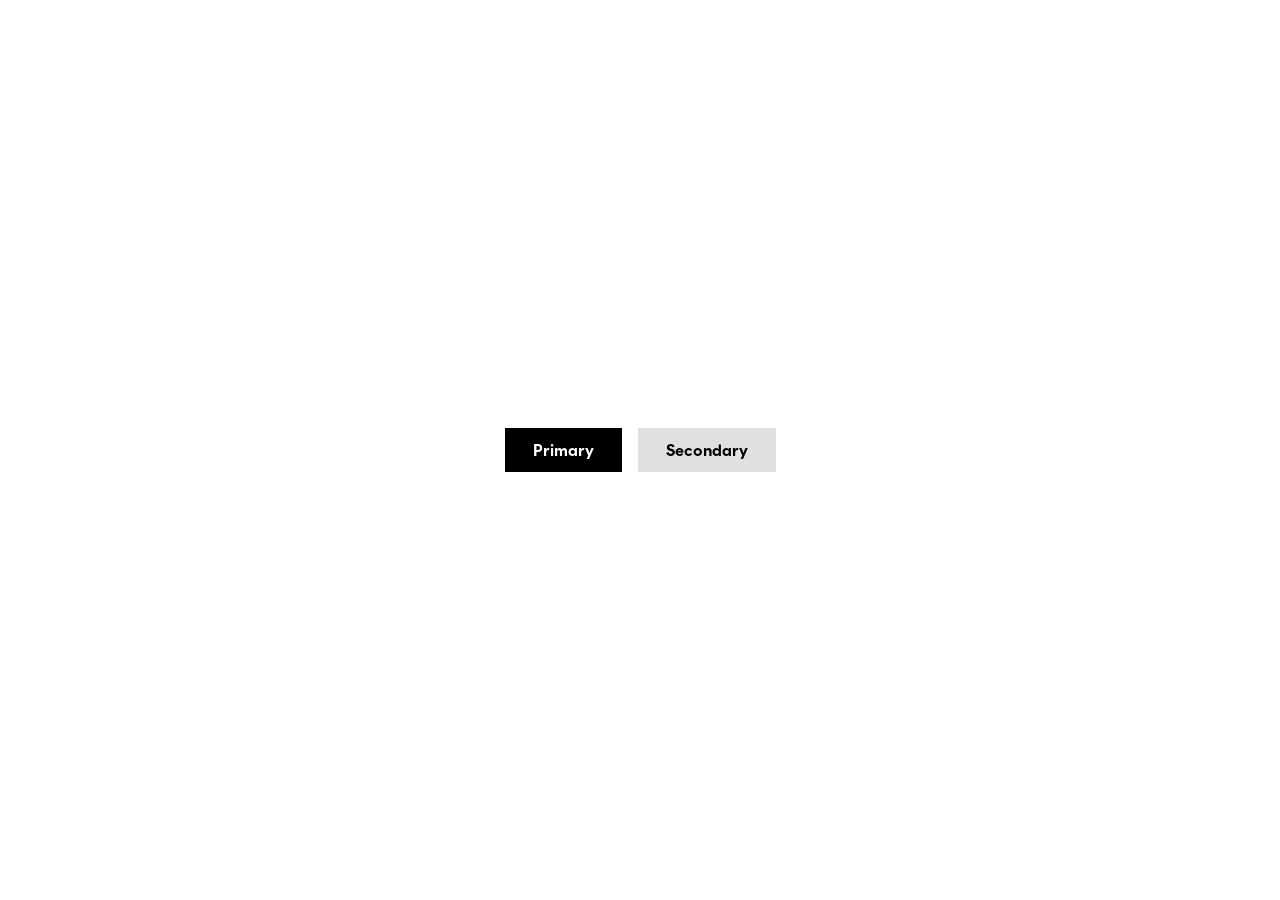
<file: index.html>
<!doctype html>
<html lang="sv">
  <head>
    <meta charset="utf-8" />
    <meta name="viewport" content="width=device-width, initial-scale=1" />
    <title>Beckmans Button Micro Animations</title>
    <meta
      name="description"
      content="Beckmans button hover prototypes with masked square-to-pill micro animations."
    />
    <meta property="og:title" content="Beckmans Button Micro Animations" />
    <meta
      property="og:description"
      content="Interactive primary and secondary button prototypes with square-to-pill hover animations."
    />
    <meta property="og:type" content="website" />
    <meta
      property="og:url"
      content="https://tomrobinkarlsson.github.io/beckmans-micro-animations/"
    />
    <meta
      property="og:image"
      content="https://tomrobinkarlsson.github.io/beckmans-micro-animations/assets/media/preview.png"
    />
    <link rel="stylesheet" href="./styles.css" />
    <script defer src="./assets/vendor/gsap.min.js"></script>
    <script defer src="./script.js"></script>
  </head>
  <body>
    <main class="canvas" aria-label="Beckmans button hover prototypes">
      <div class="button-row">
        <button class="micro-button micro-button--primary" type="button" aria-label="Primary">
          <span class="micro-button__text">Primary</span>
          <span class="micro-button__text micro-button__text--hover" aria-hidden="true">
            Primary
          </span>
        </button>

        <button class="micro-button micro-button--secondary" type="button" aria-label="Secondary">
          <span class="micro-button__text">Secondary</span>
          <span class="micro-button__text micro-button__text--hover" aria-hidden="true">
            Secondary
          </span>
        </button>
      </div>
    </main>
  </body>
</html>
</file>
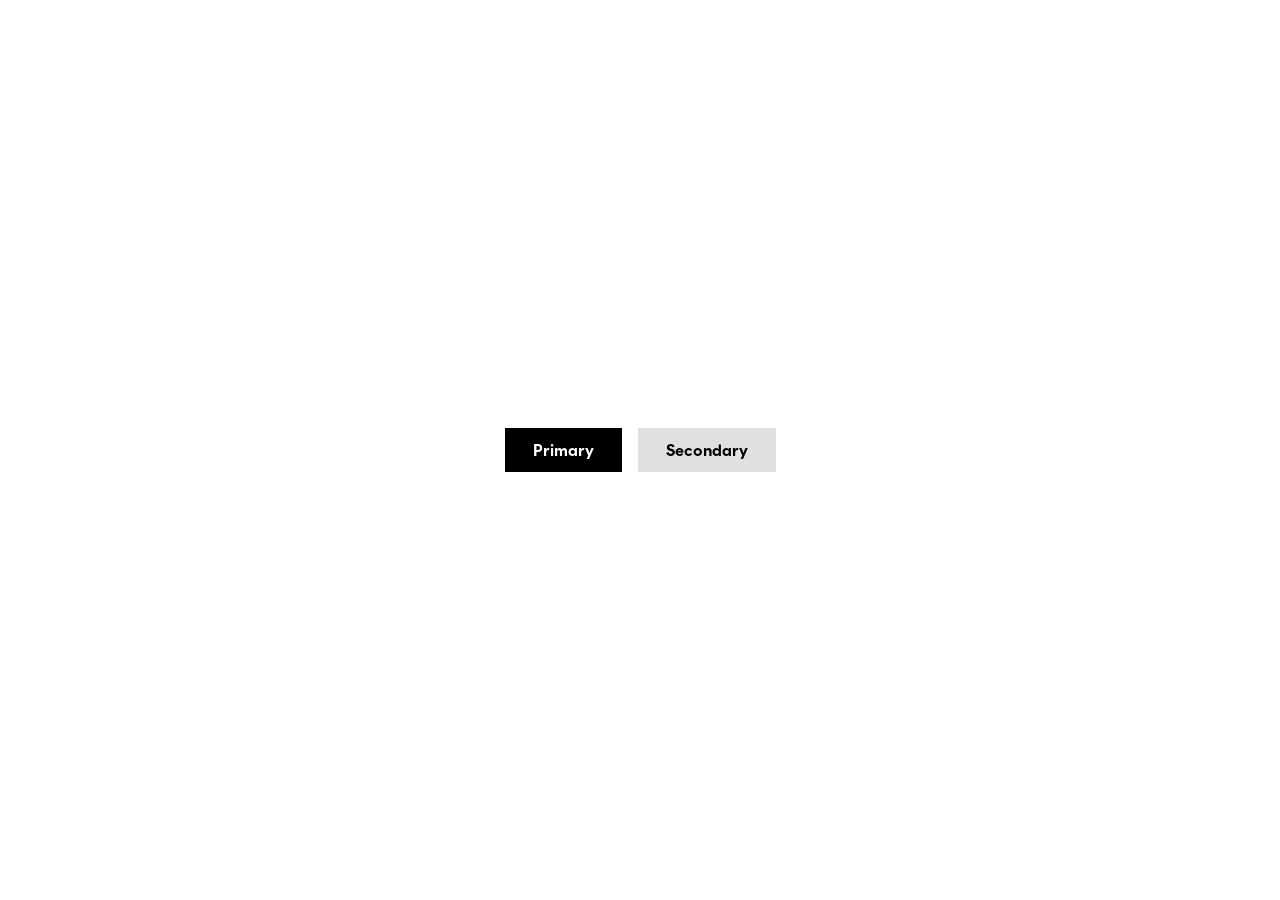
<file: button/index.html>
<!doctype html>
<html lang="sv">
  <head>
    <meta charset="utf-8" />
    <meta name="viewport" content="width=device-width, initial-scale=1" />
    <title>Beckmans Button Micro Animations</title>
    <meta
      name="description"
      content="Beckmans button hover prototypes with masked square-to-pill micro animations."
    />
    <meta property="og:title" content="Beckmans Button Micro Animations" />
    <meta
      property="og:description"
      content="Interactive primary and secondary button prototypes with square-to-pill hover animations."
    />
    <meta property="og:type" content="website" />
    <meta
      property="og:url"
      content="https://tomrobinkarlsson.github.io/beckmans-micro-animations/button/"
    />
    <meta
      property="og:image"
      content="https://tomrobinkarlsson.github.io/beckmans-micro-animations/assets/media/preview.png"
    />
    <link rel="stylesheet" href="../styles.css" />
    <script defer src="../assets/vendor/gsap.min.js"></script>
    <script defer src="../script.js"></script>
  </head>
  <body>
    <main class="canvas" aria-label="Beckmans button hover prototypes">
      <div class="button-row">
        <button class="micro-button micro-button--primary" type="button" aria-label="Primary">
          <span class="micro-button__text">Primary</span>
          <span class="micro-button__text micro-button__text--hover" aria-hidden="true">
            Primary
          </span>
        </button>

        <button class="micro-button micro-button--secondary" type="button" aria-label="Secondary">
          <span class="micro-button__text">Secondary</span>
          <span class="micro-button__text micro-button__text--hover" aria-hidden="true">
            Secondary
          </span>
        </button>
      </div>
    </main>
  </body>
</html>
</file>
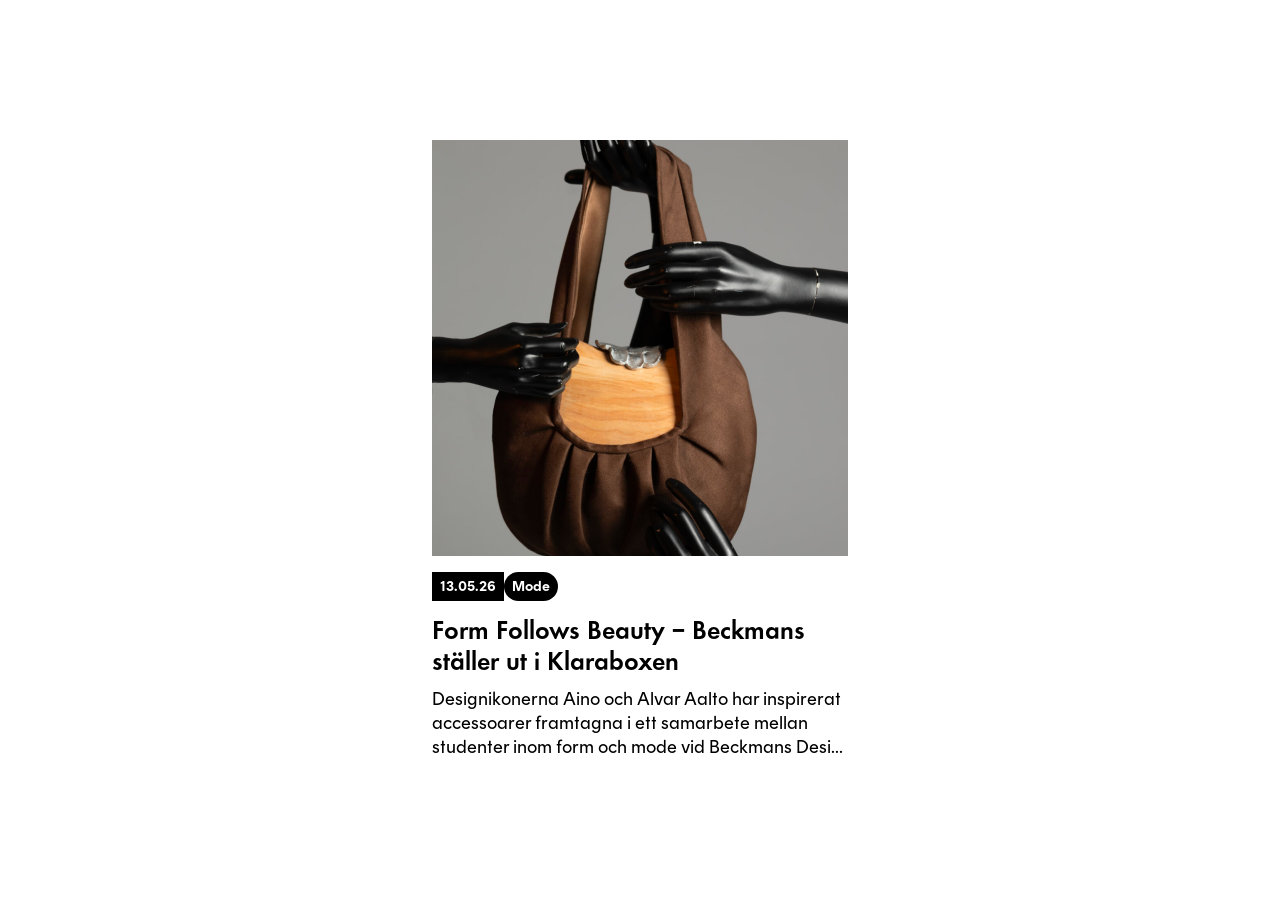
<file: card/index.html>
<!doctype html>
<html lang="en">
  <head>
    <meta charset="utf-8" />
    <meta name="viewport" content="width=device-width, initial-scale=1" />
    <title>Beckmans Card Hover State</title>
    <meta
      name="description"
      content="A Beckmans card hover prototype with polished image masking, scale, and tag reveal micro animations."
    />
    <meta property="og:title" content="Beckmans Card Micro Animation" />
    <meta
      property="og:description"
      content="Interactive card hover prototype with fluid image and tag micro animations."
    />
    <meta property="og:type" content="website" />
    <meta
      property="og:url"
      content="https://tomrobinkarlsson.github.io/beckmans-micro-animations/card/"
    />
    <meta
      property="og:image"
      content="https://tomrobinkarlsson.github.io/beckmans-micro-animations/assets/media/preview.png"
    />
    <link rel="stylesheet" href="../card.css" />
    <script defer src="../assets/vendor/gsap.min.js"></script>
    <script defer src="../card.js"></script>
  </head>
  <body>
    <main class="canvas" aria-label="Beckmans card hover prototype">
      <article class="card" tabindex="0" aria-labelledby="card-title">
        <div class="card__media-mask">
          <img
            class="card__image"
            src="../assets/media/card-image.png"
            alt="Brown sculptural handbag held by black mannequin hands"
          />
        </div>

        <div class="card__content">
          <div class="card__tags" aria-label="Article metadata">
            <span class="tag tag--date">
              <span class="tag__text">13.05.26</span>
              <span class="tag__text tag__text--hover" aria-hidden="true">13.05.26</span>
            </span>
            <span class="tag tag--category">
              <span class="tag__text">Mode</span>
              <span class="tag__text tag__text--hover" aria-hidden="true">Mode</span>
            </span>
          </div>

          <div class="card__copy">
            <h1 id="card-title" class="card__title">
              Form Follows Beauty – Beckmans ställer ut i Klaraboxen
            </h1>
            <p class="card__excerpt">
              Designikonerna Aino och Alvar Aalto har inspirerat accessoarer
              framtagna i ett samarbete mellan studenter inom form och mode vid
              Beckmans Designhögskola. Resultatet visas i Klaraboxen på
              Kulturhuset Stadsteatern den 13–31 maj.
            </p>
          </div>
        </div>
      </article>
    </main>
  </body>
</html>
</file>
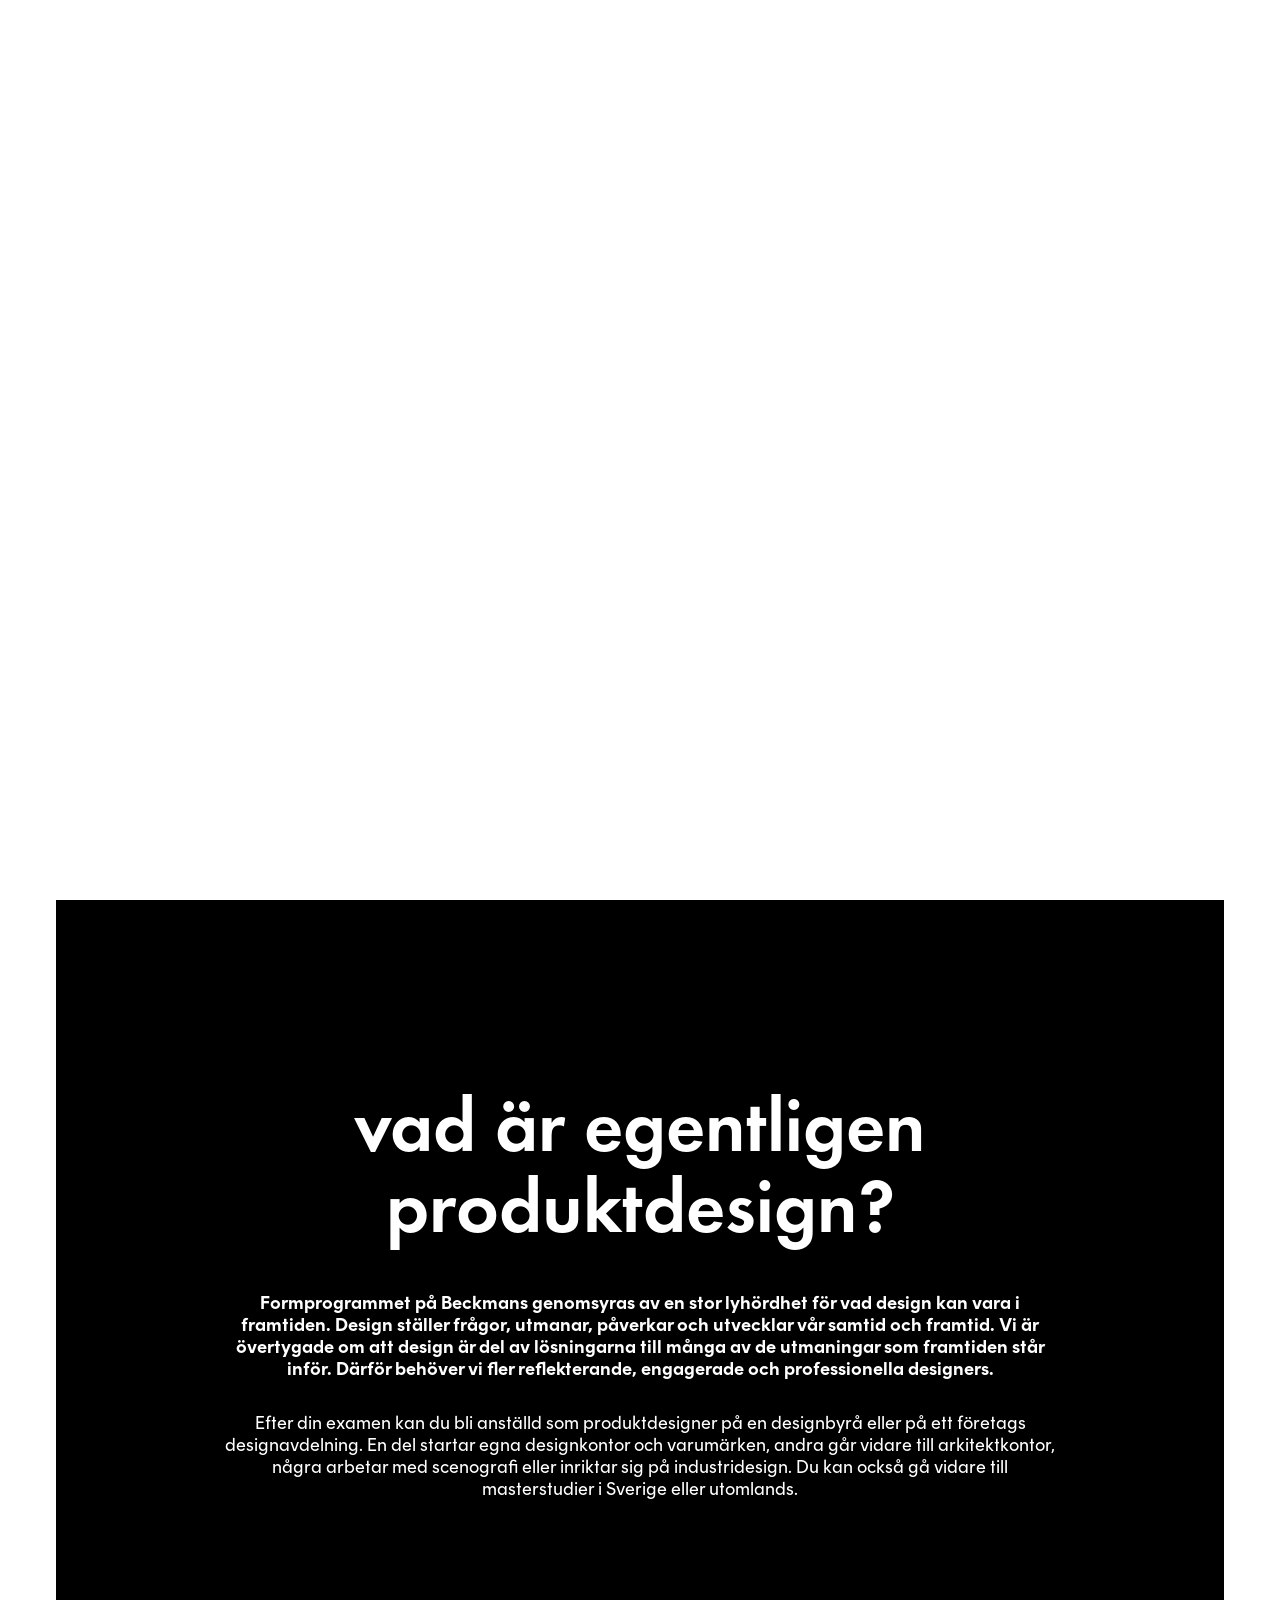
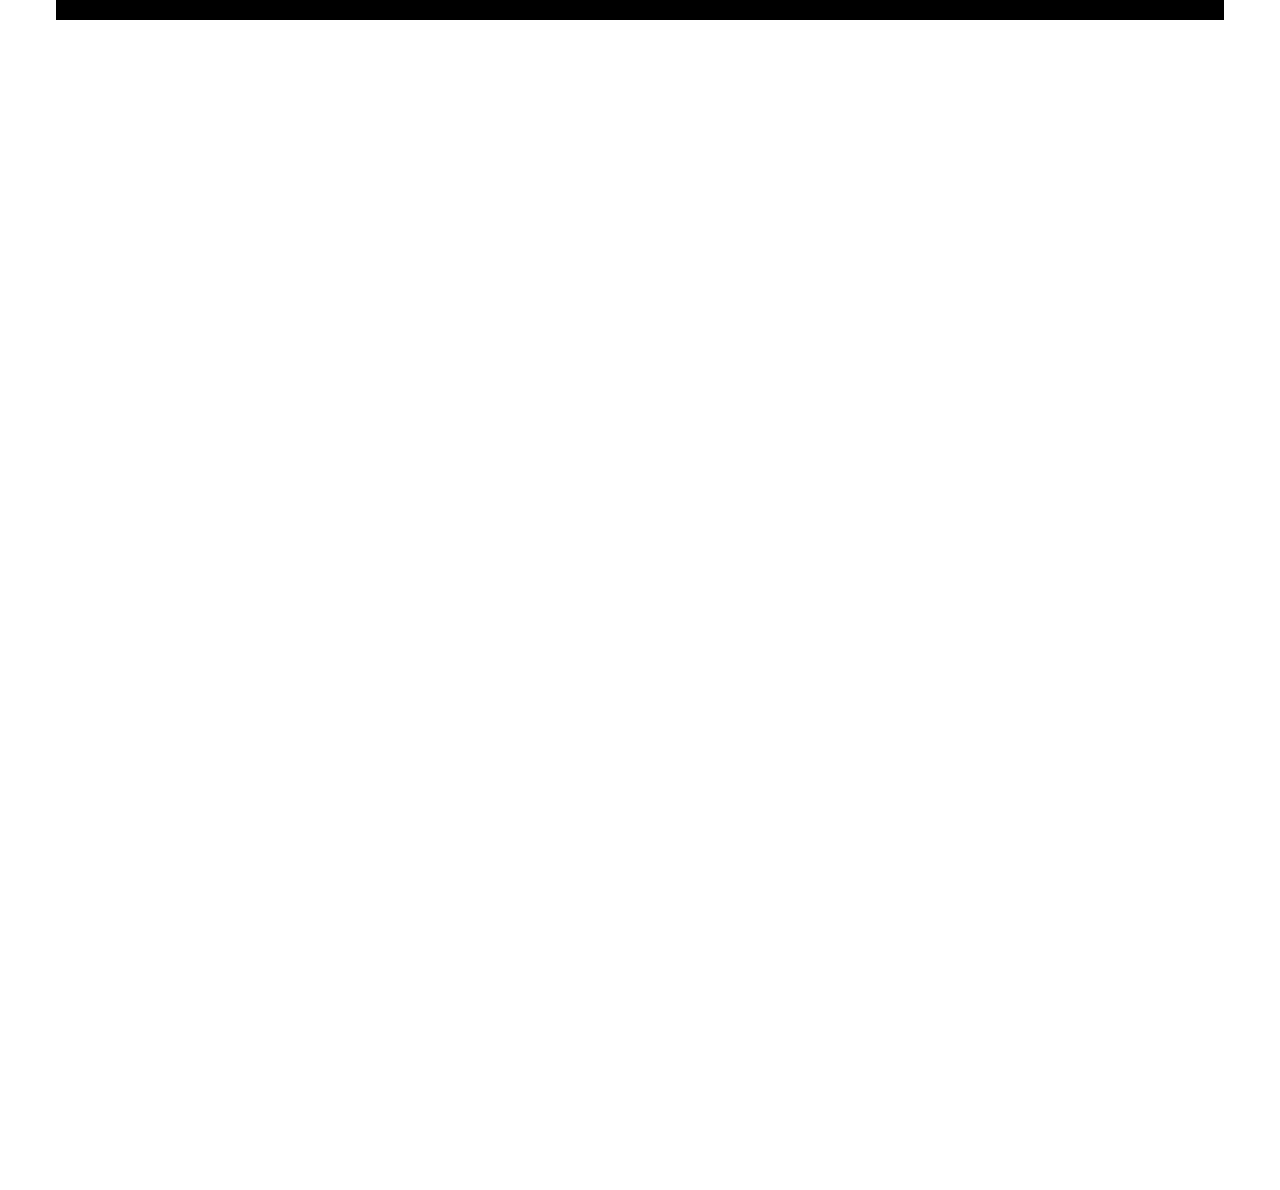
<file: content-capsule/index.html>
<!doctype html>
<html lang="sv">
  <head>
    <meta charset="utf-8" />
    <meta name="viewport" content="width=device-width, initial-scale=1" />
    <title>Beckmans Content Capsule Scroll Animation</title>
    <meta
      name="description"
      content="A Beckmans content capsule prototype with a scroll-linked square-to-round transition."
    />
    <meta property="og:title" content="Beckmans Content Capsule Micro Animation" />
    <meta
      property="og:description"
      content="Scroll-linked content capsule prototype with square-to-round masking."
    />
    <meta property="og:type" content="website" />
    <meta
      property="og:url"
      content="https://tomrobinkarlsson.github.io/beckmans-micro-animations/content-capsule/"
    />
    <meta
      property="og:image"
      content="https://tomrobinkarlsson.github.io/beckmans-micro-animations/assets/media/preview.png"
    />
    <link rel="stylesheet" href="../content-capsule.css" />
    <script defer src="../assets/vendor/gsap.min.js"></script>
    <script defer src="../content-capsule.js"></script>
  </head>
  <body>
    <main class="content-capsule-canvas" aria-label="Beckmans content capsule prototype">
      <section class="content-capsule-scroll">
        <article class="content-capsule" aria-labelledby="content-capsule-title">
          <div class="content-capsule__content">
            <h1 id="content-capsule-title" class="content-capsule__title">
              <span>vad är egentligen</span>
              <span>produktdesign?</span>
            </h1>

            <div class="content-capsule__body">
              <p class="content-capsule__lead">
                Formprogrammet på Beckmans genomsyras av en stor lyhördhet för vad design
                kan vara i framtiden. Design ställer frågor, utmanar, påverkar och
                utvecklar vår samtid och framtid. Vi är övertygade om att design är del av
                lösningarna till många av de utmaningar som framtiden står inför. Därför
                behöver vi fler reflekterande, engagerade och professionella designers.
              </p>

              <p class="content-capsule__copy">
                Efter din examen kan du bli anställd som produktdesigner på en designbyrå
                eller på ett företags designavdelning. En del startar egna designkontor
                och varumärken, andra går vidare till arkitektkontor, några arbetar med
                scenografi eller inriktar sig på industridesign. Du kan också gå vidare
                till masterstudier i Sverige eller utomlands.
              </p>
            </div>
          </div>
        </article>
      </section>
    </main>
  </body>
</html>
</file>
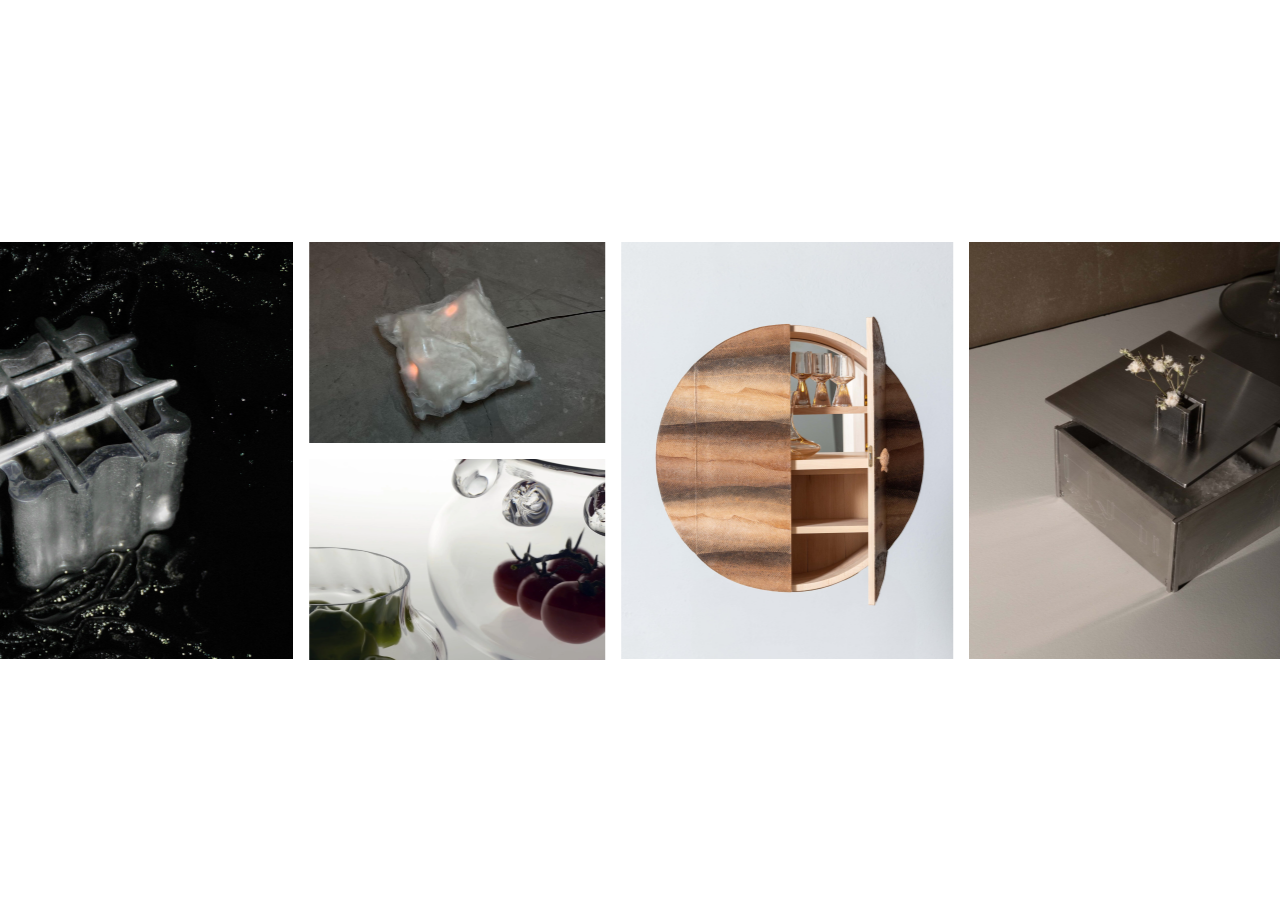
<file: gallery/index.html>
<!doctype html>
<html lang="en">
  <head>
    <meta charset="utf-8" />
    <meta name="viewport" content="width=device-width, initial-scale=1" />
    <title>Beckmans Gallery Micro Animation</title>
    <meta
      name="description"
      content="A Beckmans gallery slider prototype with continuous looping motion, image mask hovers, and centered metadata tags."
    />
    <meta property="og:title" content="Beckmans Gallery Micro Animation" />
    <meta
      property="og:description"
      content="Continuous gallery slider with square-to-round image hovers and centered metadata tags."
    />
    <meta property="og:type" content="website" />
    <meta
      property="og:url"
      content="https://tomrobinkarlsson.github.io/beckmans-micro-animations/gallery/"
    />
    <meta
      property="og:image"
      content="https://tomrobinkarlsson.github.io/beckmans-micro-animations/assets/media/preview.png"
    />
    <link rel="stylesheet" href="../gallery.css" />
    <script defer src="../assets/vendor/gsap.min.js"></script>
    <script defer src="../gallery.js"></script>
  </head>
  <body>
    <main class="gallery-canvas" aria-label="Beckmans gallery slider prototype">
      <section class="gallery" aria-label="Student work gallery">
        <div class="gallery__viewport">
          <div class="gallery__track">
            <div class="gallery__sequence">
              <article class="gallery-item gallery-item--large" tabindex="0">
                <div class="gallery-item__media-mask">
                  <img
                    class="gallery-item__image"
                    src="../assets/media/gallery/gallery-01.png"
                    alt="Silver object submerged in dark water"
                  />
                </div>
                <div class="gallery-item__tags" aria-label="Gallery item metadata">
                  <span class="gallery-item__tag gallery-item__tag--person">Alma Lind</span>
                  <span class="gallery-item__tag gallery-item__tag--project">Water Study</span>
                  <span class="gallery-item__tag gallery-item__tag--program">Form 180hp</span>
                </div>
              </article>

              <div class="gallery-stack">
                <article class="gallery-item gallery-item--stacked" tabindex="0">
                  <div class="gallery-item__media-mask">
                    <img
                      class="gallery-item__image"
                      src="../assets/media/gallery/gallery-02.png"
                      alt="Soft translucent object on a concrete floor"
                    />
                  </div>
                  <div class="gallery-item__tags" aria-label="Gallery item metadata">
                    <span class="gallery-item__tag gallery-item__tag--person">Noel Berg</span>
                    <span class="gallery-item__tag gallery-item__tag--project">Soft Relic</span>
                    <span class="gallery-item__tag gallery-item__tag--program">Mode 180hp</span>
                  </div>
                </article>

                <article class="gallery-item gallery-item--stacked" tabindex="0">
                  <div class="gallery-item__media-mask">
                    <img
                      class="gallery-item__image"
                      src="../assets/media/gallery/gallery-03.png"
                      alt="Glass vessels with green liquid and red tomatoes"
                    />
                  </div>
                  <div class="gallery-item__tags" aria-label="Gallery item metadata">
                    <span class="gallery-item__tag gallery-item__tag--person">Siri Falk</span>
                    <span class="gallery-item__tag gallery-item__tag--project">Open Vessel</span>
                    <span class="gallery-item__tag gallery-item__tag--program">Form 180hp</span>
                  </div>
                </article>
              </div>

              <article class="gallery-item gallery-item--portrait" tabindex="0">
                <div class="gallery-item__media-mask">
                  <img
                    class="gallery-item__image"
                    src="../assets/media/gallery/gallery-04.png"
                    alt="Round wooden cabinet mounted on a pale wall"
                  />
                </div>
                <div class="gallery-item__tags" aria-label="Gallery item metadata">
                  <span class="gallery-item__tag gallery-item__tag--person">Hugo Ek</span>
                  <span class="gallery-item__tag gallery-item__tag--project">Round Cabinet</span>
                  <span class="gallery-item__tag gallery-item__tag--program">Form 180hp</span>
                </div>
              </article>

              <article class="gallery-item gallery-item--square" tabindex="0">
                <div class="gallery-item__media-mask">
                  <img
                    class="gallery-item__image"
                    src="../assets/media/gallery/gallery-05.png"
                    alt="Metal box with small flowers on top"
                  />
                </div>
                <div class="gallery-item__tags" aria-label="Gallery item metadata">
                  <span class="gallery-item__tag gallery-item__tag--person">Elin Dahl</span>
                  <span class="gallery-item__tag gallery-item__tag--project">Silver Bloom</span>
                  <span class="gallery-item__tag gallery-item__tag--program">Mode 180hp</span>
                </div>
              </article>

              <div class="gallery-stack gallery-stack--narrow">
                <article class="gallery-item gallery-item--stacked" tabindex="0">
                  <div class="gallery-item__media-mask">
                    <img
                      class="gallery-item__image"
                      src="../assets/media/gallery/gallery-06.png"
                      alt="Yellow lamp on books"
                    />
                  </div>
                  <div class="gallery-item__tags" aria-label="Gallery item metadata">
                    <span class="gallery-item__tag gallery-item__tag--person">Milo Strand</span>
                    <span class="gallery-item__tag gallery-item__tag--project">Reading Lamp</span>
                    <span class="gallery-item__tag gallery-item__tag--program">Form 180hp</span>
                  </div>
                </article>

                <article class="gallery-item gallery-item--stacked" tabindex="0">
                  <div class="gallery-item__media-mask">
                    <img
                      class="gallery-item__image"
                      src="../assets/media/gallery/gallery-07.png"
                      alt="Wooden shelving cabinet in a bright room"
                    />
                  </div>
                  <div class="gallery-item__tags" aria-label="Gallery item metadata">
                    <span class="gallery-item__tag gallery-item__tag--person">Vera Holm</span>
                    <span class="gallery-item__tag gallery-item__tag--project">Moving Cabinet</span>
                    <span class="gallery-item__tag gallery-item__tag--program">Form 180hp</span>
                  </div>
                </article>
              </div>

              <article class="gallery-item gallery-item--end" tabindex="0">
                <div class="gallery-item__media-mask">
                  <img
                    class="gallery-item__image"
                    src="../assets/media/gallery/gallery-08.png"
                    alt="Studio product scene with a yellow table and red handle"
                  />
                </div>
                <div class="gallery-item__tags" aria-label="Gallery item metadata">
                  <span class="gallery-item__tag gallery-item__tag--person">Ivan Ny</span>
                  <span class="gallery-item__tag gallery-item__tag--project">Studio Tools</span>
                  <span class="gallery-item__tag gallery-item__tag--program">Mode 180hp</span>
                </div>
              </article>
            </div>
          </div>
        </div>
      </section>
      <div class="gallery-cursor" aria-hidden="true"></div>
    </main>
  </body>
</html>
</file>
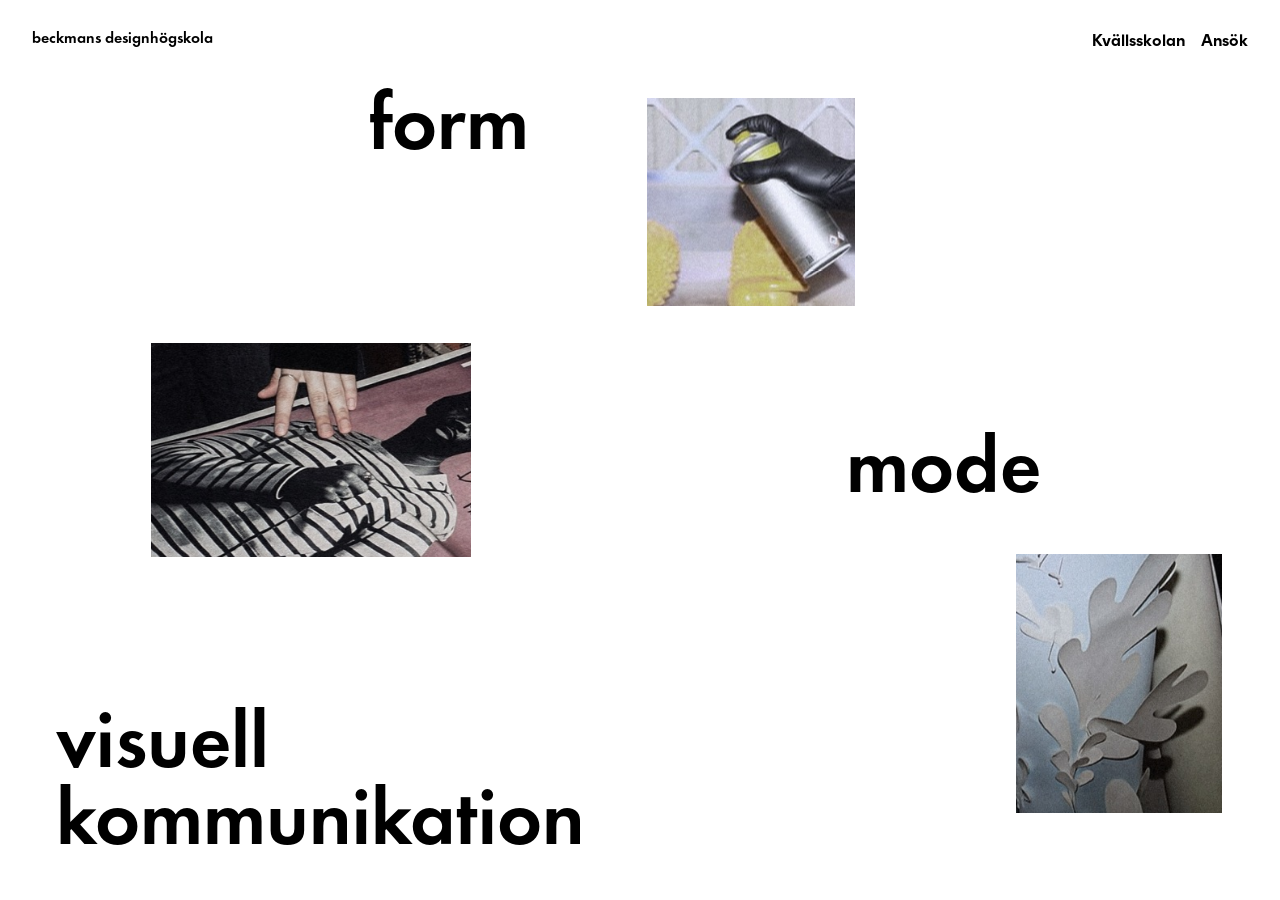
<file: hero/index.html>
<!doctype html>
<html lang="sv">
  <head>
    <meta charset="utf-8" />
    <meta name="viewport" content="width=device-width, initial-scale=1" />
    <title>Beckmans Primary Hero Micro Animation</title>
    <meta
      name="description"
      content="A Beckmans primary course hero prototype with masked image takeover hover states."
    />
    <meta property="og:title" content="Beckmans Primary Hero Micro Animation" />
    <meta
      property="og:description"
      content="Course hero prototype with intro motion and square-to-round image takeover hovers."
    />
    <meta property="og:type" content="website" />
    <meta
      property="og:url"
      content="https://tomrobinkarlsson.github.io/beckmans-micro-animations/hero/"
    />
    <meta
      property="og:image"
      content="https://tomrobinkarlsson.github.io/beckmans-micro-animations/assets/media/preview.png"
    />
    <link rel="stylesheet" href="../hero.css" />
    <script defer src="../assets/vendor/gsap.min.js"></script>
    <script defer src="../hero.js"></script>
  </head>
  <body>
    <main class="hero-canvas" aria-label="Beckmans primary hero course prototype">
      <section class="primary-hero" data-hero>
        <div class="hero__stage">
          <nav class="hero-nav" aria-label="Primary">
            <a class="hero-nav__brand" href="../">beckmans designhögskola</a>
            <div class="hero-nav__links">
              <a href="../content-capsule/">Kvällsskolan</a>
              <a href="../button/">Ansök</a>
            </div>
          </nav>

          <div class="hero__bounds" data-hero-bounds>
            <div class="hero-default" data-hero-default>
              <button
                class="hero-trigger hero-title hero-title--form"
                type="button"
                data-course="form"
                aria-label="Visa Form"
              >
                form
              </button>
              <div
                class="hero-thumb hero-thumb--form"
                data-origin="form"
                aria-hidden="true"
              >
                <div class="hero-thumb__content" data-thumb-content>
                  <img src="../assets/media/hero/form-full.jpg" alt="" />
                </div>
              </div>

              <button
                class="hero-trigger hero-title hero-title--mode"
                type="button"
                data-course="mode"
                aria-label="Visa Mode"
              >
                mode
              </button>
              <div
                class="hero-thumb hero-thumb--mode"
                data-origin="mode"
                aria-hidden="true"
              >
                <div class="hero-thumb__content" data-thumb-content>
                  <img src="../assets/media/hero/mode-full.jpg" alt="" />
                </div>
              </div>

              <button
                class="hero-trigger hero-title hero-title--vk"
                type="button"
                data-course="vk"
                aria-label="Visa Visuell kommunikation"
              >
                <span>visuell</span>
                <span>kommunikation</span>
              </button>
              <div
                class="hero-thumb hero-thumb--vk"
                data-origin="vk"
                aria-hidden="true"
              >
                <div class="hero-thumb__content" data-thumb-content>
                  <img src="../assets/media/hero/vk-full.jpg" alt="" />
                </div>
              </div>
            </div>

            <article
              class="hero-state hero-state--form"
              data-state="form"
              aria-hidden="true"
            >
              <div class="hero-state__mask" data-mask>
                <div class="hero-state__content" data-content>
                  <img
                    class="hero-state__image"
                    src="../assets/media/hero/form-full.jpg"
                    alt=""
                  />
                  <div class="hero-state__alpha"></div>
                  <div class="hero-state__nav" aria-hidden="true">
                    <span class="hero-nav__brand">beckmans designhögskola</span>
                    <span class="hero-nav__links">
                      <span>Kvällsskolan</span>
                      <span>Ansök</span>
                    </span>
                  </div>
                  <h1 class="hero-state__title hero-state__title--form" data-state-copy>
                    form<span class="hero-state__hp">180hp</span>
                  </h1>
                  <div class="hero-state__details hero-state__details--form" data-state-copy>
                    <p>
                      Du tänker med händerna. Genom material, funktion och rumslighet
                      utforskar du hur idéer blir till form. Från skiss till verklighet.
                    </p>
                    <span class="hero-state__badge">Heltid 3 år</span>
                  </div>
                </div>
              </div>
            </article>

            <article class="hero-state hero-state--vk" data-state="vk" aria-hidden="true">
              <div class="hero-state__mask" data-mask>
                <div class="hero-state__content" data-content>
                  <img
                    class="hero-state__image"
                    src="../assets/media/hero/vk-full.jpg"
                    alt=""
                  />
                  <div class="hero-state__alpha"></div>
                  <div class="hero-state__nav" aria-hidden="true">
                    <span class="hero-nav__brand">beckmans designhögskola</span>
                    <span class="hero-nav__links">
                      <span>Kvällsskolan</span>
                      <span>Ansök</span>
                    </span>
                  </div>
                  <h1 class="hero-state__title hero-state__title--vk" data-state-copy>
                    <span>visuell</span>
                    <span>kommunikation<span class="hero-state__hp">180hp</span></span>
                  </h1>
                  <div class="hero-state__details hero-state__details--vk" data-state-copy>
                    <p>
                      Du gör idéer synliga. Med bild, form och koncept skapar du
                      kommunikation som påverkar hur vi ser, tänker och förstår världen.
                    </p>
                    <span class="hero-state__badge">Heltid 3 år</span>
                  </div>
                </div>
              </div>
            </article>

            <article
              class="hero-state hero-state--mode"
              data-state="mode"
              aria-hidden="true"
            >
              <div class="hero-state__mask" data-mask>
                <div class="hero-state__content" data-content>
                  <img
                    class="hero-state__image"
                    src="../assets/media/hero/mode-full.jpg"
                    alt=""
                  />
                  <div class="hero-state__alpha"></div>
                  <div class="hero-state__nav" aria-hidden="true">
                    <span class="hero-nav__brand">beckmans designhögskola</span>
                    <span class="hero-nav__links">
                      <span>Kvällsskolan</span>
                      <span>Ansök</span>
                    </span>
                  </div>
                  <h1 class="hero-state__title hero-state__title--mode" data-state-copy>
                    mode<span class="hero-state__hp">180hp</span>
                  </h1>
                  <div class="hero-state__details hero-state__details--mode" data-state-copy>
                    <p>
                      Mode är idéer i rörelse. Här utvecklar du ditt uttryck genom
                      material, form och berättelse. I nära dialog med branschen och
                      samtiden.
                    </p>
                    <span class="hero-state__badge">Heltid 3 år</span>
                  </div>
                </div>
              </div>
            </article>
          </div>
        </div>
      </section>
    </main>
  </body>
</html>
</file>
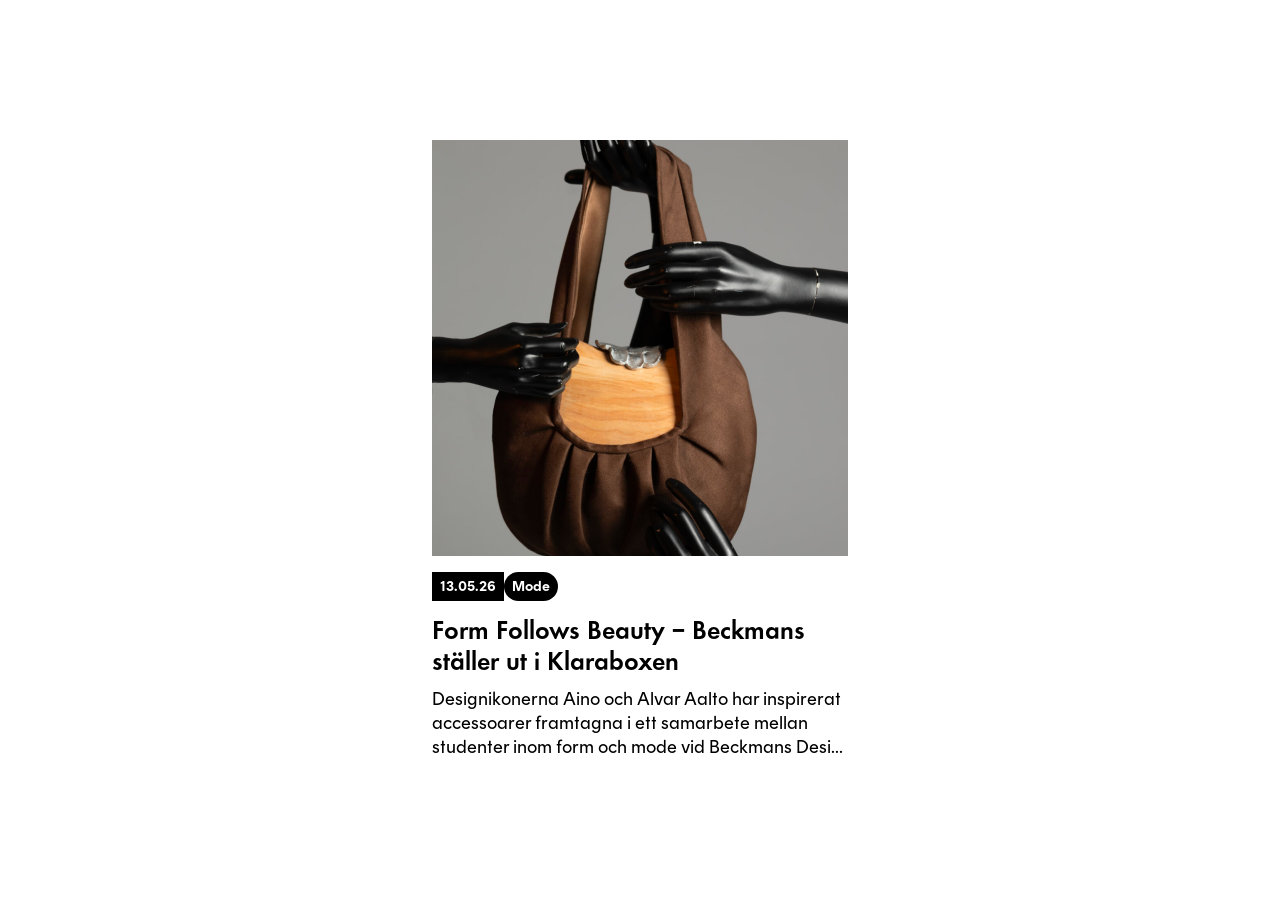
<file: card.html>
<!doctype html>
<html lang="en">
  <head>
    <meta charset="utf-8" />
    <meta name="viewport" content="width=device-width, initial-scale=1" />
    <title>Beckmans Card Hover State</title>
    <meta
      name="description"
      content="A Beckmans card hover prototype with polished image masking, scale, and tag reveal micro animations."
    />
    <meta property="og:title" content="Beckmans Card Micro Animation" />
    <meta
      property="og:description"
      content="Interactive card hover prototype with fluid image and tag micro animations."
    />
    <meta property="og:type" content="website" />
    <meta
      property="og:url"
      content="https://tomrobinkarlsson.github.io/beckmans-micro-animations/card.html"
    />
    <meta
      property="og:image"
      content="https://tomrobinkarlsson.github.io/beckmans-micro-animations/assets/media/preview.png"
    />
    <link rel="stylesheet" href="./card.css" />
    <script defer src="./assets/vendor/gsap.min.js"></script>
    <script defer src="./card.js"></script>
  </head>
  <body>
    <main class="canvas" aria-label="Beckmans card hover prototype">
      <article class="card" tabindex="0" aria-labelledby="card-title">
        <div class="card__media-mask">
          <img
            class="card__image"
            src="./assets/media/card-image.png"
            alt="Brown sculptural handbag held by black mannequin hands"
          />
        </div>

        <div class="card__content">
          <div class="card__tags" aria-label="Article metadata">
            <span class="tag tag--date">
              <span class="tag__text">13.05.26</span>
              <span class="tag__text tag__text--hover" aria-hidden="true">13.05.26</span>
            </span>
            <span class="tag tag--category">
              <span class="tag__text">Mode</span>
              <span class="tag__text tag__text--hover" aria-hidden="true">Mode</span>
            </span>
          </div>

          <div class="card__copy">
            <h1 id="card-title" class="card__title">
              Form Follows Beauty – Beckmans ställer ut i Klaraboxen
            </h1>
            <p class="card__excerpt">
              Designikonerna Aino och Alvar Aalto har inspirerat accessoarer
              framtagna i ett samarbete mellan studenter inom form och mode vid
              Beckmans Designhögskola. Resultatet visas i Klaraboxen på
              Kulturhuset Stadsteatern den 13–31 maj.
            </p>
          </div>
        </div>
      </article>
    </main>
  </body>
</html>
</file>
<file: styles.css>
@font-face {
  font-family: "Rund Normal Text BETA";
  src: url("./assets/fonts/RundNormalTextBETA-Regular.otf") format("opentype");
  font-weight: 400;
  font-style: normal;
  font-display: swap;
}

@font-face {
  font-family: "Rund Normal Text BETA";
  src: url("./assets/fonts/RundNormalTextBETA-Bold.otf") format("opentype");
  font-weight: 700;
  font-style: normal;
  font-display: swap;
}

:root {
  --black: #000;
  --white: #fff;
  --magenta: #fd3db5;
  --gray-5: #e0e0e0;
}

* {
  box-sizing: border-box;
}

html {
  min-height: 100%;
  background: var(--white);
}

body {
  min-height: 100vh;
  margin: 0;
  background: var(--white);
  color: var(--black);
  font-family: "Rund Normal Text BETA", Arial, sans-serif;
}

.canvas {
  display: grid;
  width: 100%;
  min-height: 100vh;
  place-items: center;
  background: var(--white);
}

.button-row {
  display: flex;
  align-items: center;
  justify-content: center;
  gap: 16px;
}

.micro-button {
  position: relative;
  display: inline-flex;
  min-width: 104px;
  height: 44px;
  align-items: center;
  justify-content: center;
  overflow: hidden;
  border: 0;
  border-radius: 0;
  padding: 16px 28px;
  background: var(--button-bg);
  color: var(--button-color);
  cursor: pointer;
  font-family: "Rund Normal Text BETA", Arial, sans-serif;
  font-size: 16px;
  font-weight: 700;
  line-height: normal;
  letter-spacing: 0;
  white-space: nowrap;
  appearance: none;
  isolation: isolate;
  will-change: border-radius;
}

.micro-button--primary {
  --button-bg: var(--black);
  --button-color: var(--white);
  --button-hover-bg: var(--magenta);
  --button-hover-color: var(--black);
  --button-focus-color: var(--magenta);
}

.micro-button--secondary {
  --button-bg: var(--gray-5);
  --button-color: var(--black);
  --button-hover-bg: var(--magenta);
  --button-hover-color: var(--black);
  --button-focus-color: var(--black);
}

.micro-button:focus-visible {
  outline: 2px solid var(--button-focus-color);
  outline-offset: 4px;
}

.micro-button__text {
  position: relative;
  z-index: 1;
}

.micro-button__text--hover {
  position: absolute;
  inset: 0;
  z-index: 2;
  display: flex;
  align-items: center;
  justify-content: center;
  border-radius: inherit;
  background: var(--button-hover-bg);
  color: var(--button-hover-color);
  transform: translateY(-101%);
  will-change: transform;
}

@media (prefers-reduced-motion: reduce) {
  *,
  *::before,
  *::after {
    transition-duration: 1ms !important;
    animation-duration: 1ms !important;
    animation-iteration-count: 1 !important;
    scroll-behavior: auto !important;
  }
}
</file>
<file: card.css>
@font-face {
  font-family: "FuturaEFOP-DemiBold";
  src: url("./assets/fonts/FuturaEFOP-DemiBold.otf") format("opentype");
  font-weight: 700;
  font-style: normal;
  font-display: swap;
}

@font-face {
  font-family: "Rund Normal Text BETA";
  src: url("./assets/fonts/RundNormalTextBETA-Regular.otf") format("opentype");
  font-weight: 400;
  font-style: normal;
  font-display: swap;
}

@font-face {
  font-family: "Rund Normal Text BETA";
  src: url("./assets/fonts/RundNormalTextBETA-Bold.otf") format("opentype");
  font-weight: 700;
  font-style: normal;
  font-display: swap;
}

:root {
  --black: #000;
  --white: #fff;
  --magenta: #fd3db5;
}

* {
  box-sizing: border-box;
}

html {
  min-height: 100%;
  background: var(--white);
}

body {
  min-height: 100vh;
  margin: 0;
  background: var(--white);
  color: var(--black);
  font-family: "Rund Normal Text BETA", Arial, sans-serif;
}

.canvas {
  position: relative;
  width: 670px;
  height: 899px;
  margin: 0 auto;
  background: var(--white);
}

.card {
  position: absolute;
  top: 140px;
  left: 127px;
  display: flex;
  flex-direction: column;
  align-items: flex-start;
  width: 416px;
  height: 619px;
  background: var(--white);
  color: var(--black);
  cursor: pointer;
  outline: 0;
}

.card__media-mask {
  position: relative;
  width: 416px;
  height: 416px;
  flex: 0 0 416px;
  contain: paint;
  isolation: isolate;
  overflow: hidden;
  border-radius: 0;
  backface-visibility: hidden;
  transform: translateZ(0);
  will-change: border-radius;
}

.card__image {
  display: block;
  width: 100%;
  height: 100%;
  object-fit: cover;
  transform: scale(1);
  transform-origin: 50% 50%;
  will-change: transform;
  pointer-events: none;
}

.card__content {
  display: flex;
  flex-direction: column;
  align-items: flex-start;
  justify-content: center;
  width: 100%;
  padding-top: 16px;
  gap: 16px;
}

.card__tags {
  display: flex;
  align-items: flex-start;
  gap: 0;
}

.tag {
  position: relative;
  display: flex;
  align-items: center;
  justify-content: center;
  overflow: hidden;
  border-radius: 0;
  min-height: 29px;
  padding: 4px 8px;
  background: var(--black);
  color: var(--white);
  font-family: "Rund Normal Text BETA", Arial, sans-serif;
  font-size: 14px;
  font-weight: 700;
  line-height: normal;
  white-space: nowrap;
}

.tag--category {
  border-radius: 24px;
}

.tag__text {
  position: relative;
  z-index: 1;
}

.tag__text--hover {
  position: absolute;
  inset: -3px;
  z-index: 2;
  display: flex;
  align-items: center;
  justify-content: center;
  padding: 4px 8px;
  background: var(--magenta);
  border-radius: inherit;
  color: var(--black);
  will-change: transform;
}

.tag--category .tag__text--hover {
  border-radius: 27px;
}

.card__copy {
  display: flex;
  flex-direction: column;
  width: 100%;
  gap: 8px;
  color: var(--black);
}

.card__title {
  width: 100%;
  margin: 0;
  overflow: hidden;
  color: var(--black);
  font-family: "FuturaEFOP-DemiBold", Arial, sans-serif;
  font-size: 26px;
  font-weight: 700;
  font-style: normal;
  font-feature-settings: "zero" 1, "dlig" 1;
  line-height: 1.2;
  letter-spacing: 0;
}

.card__excerpt {
  display: -webkit-box;
  width: 100%;
  height: 76px;
  margin: 0;
  overflow: hidden;
  color: var(--black);
  font-family: "Rund Normal Text BETA", Arial, sans-serif;
  font-size: 18px;
  font-weight: 400;
  font-feature-settings: "zero" 1, "dlig" 1;
  line-height: 24px;
  letter-spacing: 0;
  text-overflow: ellipsis;
  -webkit-box-orient: vertical;
  -webkit-line-clamp: 3;
}

@media (prefers-reduced-motion: reduce) {
  *,
  *::before,
  *::after {
    transition-duration: 1ms !important;
    animation-duration: 1ms !important;
    animation-iteration-count: 1 !important;
    scroll-behavior: auto !important;
  }
}
</file>
<file: content-capsule.css>
@font-face {
  font-family: "FuturaEFOP-DemiBold";
  src: url("./assets/fonts/FuturaEFOP-DemiBold.otf") format("opentype");
  font-weight: 700;
  font-style: normal;
  font-display: swap;
}

@font-face {
  font-family: "Rund Normal Text BETA";
  src: url("./assets/fonts/RundNormalTextBETA-Regular.otf") format("opentype");
  font-weight: 400;
  font-style: normal;
  font-display: swap;
}

@font-face {
  font-family: "Rund Normal Text BETA";
  src: url("./assets/fonts/RundNormalTextBETA-Bold.otf") format("opentype");
  font-weight: 700;
  font-style: normal;
  font-display: swap;
}

:root {
  --black: #000;
  --white: #fff;
  --magenta: #fd3db5;
  --capsule-side-margin: 104px;
  --capsule-max-width: 1712px;
  --capsule-start-offset: 0px;
  --capsule-shape-delay: 0.14;
  --capsule-text-parallax: 36px;
}

* {
  box-sizing: border-box;
}

html {
  min-height: 100%;
  overflow-x: hidden;
  background: var(--white);
}

body {
  min-height: 100vh;
  margin: 0;
  overflow-x: hidden;
  background: var(--white);
  color: var(--black);
  font-family: "Rund Normal Text BETA", Arial, sans-serif;
}

.content-capsule-canvas {
  width: 100%;
  min-height: 100vh;
  background: var(--white);
}

.content-capsule-scroll {
  min-height: 290vh;
  padding-top: calc(100vh + var(--capsule-start-offset));
  padding-bottom: 130vh;
}

.content-capsule {
  position: relative;
  width: min(
    var(--capsule-max-width),
    calc(100vw - (var(--capsule-side-margin) * 2))
  );
  margin: 0 auto;
  aspect-ratio: 1712 / 969;
  overflow: hidden;
  border-radius: 0;
  background: var(--black);
  color: var(--white);
  contain: paint;
  isolation: isolate;
  backface-visibility: hidden;
  transform: translateZ(0);
  will-change: border-radius;
}

.content-capsule__content {
  position: absolute;
  top: 50%;
  left: 50%;
  display: flex;
  width: min(848px, calc(100% - 48px));
  flex-direction: column;
  align-items: center;
  justify-content: center;
  gap: 40px;
  color: var(--white);
  text-align: center;
  transform: translate3d(-50%, calc(-50% + var(--capsule-text-y, 0px)), 0);
  will-change: transform;
}

.content-capsule__title {
  display: flex;
  width: min(842px, 100%);
  flex-direction: column;
  justify-content: center;
  margin: 0;
  color: var(--white);
  font-family: "FuturaEFOP-DemiBold", Arial, sans-serif;
  font-size: 104px;
  font-weight: 700;
  font-style: normal;
  font-feature-settings: "zero" 1;
  line-height: 1.05;
  letter-spacing: 0;
}

.content-capsule__body {
  display: flex;
  width: 100%;
  flex-direction: column;
  gap: 32px;
}

.content-capsule__lead,
.content-capsule__copy {
  width: 100%;
  margin: 0;
  color: var(--white);
  font-family: "Rund Normal Text BETA", Arial, sans-serif;
  font-size: 18px;
  font-feature-settings: "zero" 1, "dlig" 1;
  line-height: 1.22;
  letter-spacing: 0;
}

.content-capsule__lead {
  font-weight: 700;
}

.content-capsule__copy {
  font-weight: 400;
}

@media (max-width: 1320px) {
  :root {
    --capsule-side-margin: 56px;
  }

  .content-capsule {
    min-height: 720px;
    aspect-ratio: auto;
  }

  .content-capsule__title {
    font-size: 76px;
    line-height: 1.06;
  }
}

@media (max-width: 760px) {
  :root {
    --capsule-side-margin: 16px;
    --capsule-text-parallax: 24px;
  }

  .content-capsule-scroll {
    min-height: 300vh;
    padding-bottom: 120vh;
  }

  .content-capsule {
    min-height: 78vh;
  }

  .content-capsule__content {
    width: calc(100% - 40px);
    gap: 28px;
  }

  .content-capsule__title {
    font-size: 42px;
    line-height: 1.06;
  }

  .content-capsule__body {
    gap: 20px;
  }

  .content-capsule__lead,
  .content-capsule__copy {
    font-size: 15px;
    line-height: 1.28;
  }
}

@media (max-width: 390px) {
  .content-capsule__content {
    width: calc(100% - 32px);
    gap: 22px;
  }

  .content-capsule__title {
    font-size: 36px;
  }

  .content-capsule__lead,
  .content-capsule__copy {
    font-size: 14px;
    line-height: 1.24;
  }
}

@media (prefers-reduced-motion: reduce) {
  *,
  *::before,
  *::after {
    transition-duration: 1ms !important;
    animation-duration: 1ms !important;
    animation-iteration-count: 1 !important;
    scroll-behavior: auto !important;
  }
}
</file>
<file: gallery.css>
@font-face {
  font-family: "Rund Normal Text BETA";
  src: url("./assets/fonts/RundNormalTextBETA-Regular.otf") format("opentype");
  font-weight: 400;
  font-style: normal;
  font-display: swap;
}

@font-face {
  font-family: "Rund Normal Text BETA";
  src: url("./assets/fonts/RundNormalTextBETA-Bold.otf") format("opentype");
  font-weight: 700;
  font-style: normal;
  font-display: swap;
}

:root {
  --black: #000;
  --white: #fff;
  --magenta: #fd3db5;
  --gallery-gap: 16px;
  --gallery-height: 417px;
  --gallery-width: 2169px;
  --gallery-start-offset: -72.5px;
}

* {
  box-sizing: border-box;
}

html {
  min-height: 100%;
  overflow-x: hidden;
  background: var(--white);
}

body {
  min-height: 100vh;
  margin: 0;
  overflow-x: hidden;
  background: var(--white);
  color: var(--black);
  font-family: "Rund Normal Text BETA", Arial, sans-serif;
}

.gallery-canvas {
  display: flex;
  width: 100%;
  min-height: 641px;
  height: 100vh;
  align-items: center;
  overflow: hidden;
  background: var(--white);
}

.gallery {
  width: 100%;
  overflow: hidden;
}

.gallery__viewport {
  position: relative;
  display: flex;
  width: 100%;
  height: 641px;
  align-items: center;
  overflow: hidden;
  background: var(--white);
}

.gallery-cursor {
  position: fixed;
  top: 0;
  left: 0;
  z-index: 20;
  display: none;
  width: 24px;
  height: 24px;
  border: 6px solid var(--magenta);
  border-radius: 50%;
  background: transparent;
  opacity: 0;
  pointer-events: none;
  transform: translate3d(-48px, -48px, 0) translate(-50%, -50%);
  transition:
    opacity 0.16s ease,
    background-color 0.18s cubic-bezier(0.22, 1, 0.36, 1),
    border-color 0.18s cubic-bezier(0.22, 1, 0.36, 1);
  will-change: transform, opacity, background-color;
}

.gallery-cursor.is-visible {
  opacity: 1;
}

.gallery-cursor.is-active {
  border-color: var(--magenta);
  background: var(--magenta);
}

.gallery__track {
  display: flex;
  align-items: center;
  gap: var(--gallery-gap);
  margin-left: var(--gallery-start-offset);
  will-change: transform;
  transform: translate3d(0, 0, 0);
}

.gallery__sequence {
  display: flex;
  width: var(--gallery-width);
  flex: 0 0 auto;
  align-items: center;
  gap: var(--gallery-gap);
}

.gallery-stack {
  display: flex;
  width: 296px;
  height: var(--gallery-height);
  flex: 0 0 296px;
  flex-direction: column;
  gap: var(--gallery-gap);
}

.gallery-stack--narrow {
  width: 295px;
  flex-basis: 295px;
}

.gallery-item {
  position: relative;
  display: block;
  flex: 0 0 auto;
  overflow: visible;
  color: var(--white);
  cursor: pointer;
  outline: 0;
}

.gallery-item--large {
  width: 416px;
  height: var(--gallery-height);
}

.gallery-item--portrait {
  width: 332px;
  height: var(--gallery-height);
}

.gallery-item--square {
  width: 417px;
  height: var(--gallery-height);
}

.gallery-item--end {
  width: 333px;
  height: var(--gallery-height);
}

.gallery-item--stacked {
  width: 100%;
  height: 200.5px;
}

.gallery-item:focus-visible .gallery-item__media-mask {
  outline: 2px solid var(--magenta);
  outline-offset: 4px;
}

.gallery-item__media-mask {
  position: relative;
  width: 100%;
  height: 100%;
  contain: paint;
  isolation: isolate;
  overflow: hidden;
  border-radius: 0;
  backface-visibility: hidden;
  transform: translateZ(0);
  will-change: border-radius;
}

.gallery-item__image {
  display: block;
  width: 100%;
  height: 100%;
  object-fit: cover;
  transform: scale(1);
  transform-origin: 50% 50%;
  will-change: transform;
  pointer-events: none;
}

.gallery-item__tags {
  position: absolute;
  top: 50%;
  left: 50%;
  z-index: 2;
  display: flex;
  flex-direction: column;
  align-items: center;
  justify-content: center;
  opacity: 0;
  pointer-events: none;
  transform: translate3d(0, 8px, 0);
  will-change: opacity, transform;
}

.gallery-item__tag {
  position: relative;
  display: flex;
  min-height: 25px;
  align-items: center;
  justify-content: center;
  overflow: hidden;
  padding: 4px 8px;
  background: var(--black);
  color: var(--white);
  font-family: "Rund Normal Text BETA", Arial, sans-serif;
  font-size: 14px;
  font-weight: 400;
  line-height: normal;
  white-space: nowrap;
  transform: translateY(-101%);
  will-change: transform, opacity;
}

.gallery-item__tag--person {
  font-weight: 700;
}

.gallery-item__tag--project {
  border-radius: 24px;
}

.gallery-item__tag--program {
  font-style: italic;
}

@media (hover: hover) and (pointer: fine) {
  .gallery,
  .gallery * {
    cursor: none;
  }

  .gallery-cursor {
    display: block;
  }
}

@media (max-width: 760px) {
  :root {
    --gallery-start-offset: -144px;
  }
}

@media (prefers-reduced-motion: reduce) {
  *,
  *::before,
  *::after {
    transition-duration: 1ms !important;
    animation-duration: 1ms !important;
    animation-iteration-count: 1 !important;
    scroll-behavior: auto !important;
  }
}
</file>
<file: hero.css>
@font-face {
  font-family: "FuturaEFOP-DemiBold";
  src: url("./assets/fonts/FuturaEFOP-DemiBold.otf") format("opentype");
  font-weight: 700;
  font-style: normal;
  font-display: swap;
}

@font-face {
  font-family: "Rund Normal Text BETA";
  src: url("./assets/fonts/RundNormalTextBETA-Regular.otf") format("opentype");
  font-weight: 400;
  font-style: normal;
  font-display: swap;
}

@font-face {
  font-family: "Rund Normal Text BETA";
  src: url("./assets/fonts/RundNormalTextBETA-Bold.otf") format("opentype");
  font-weight: 700;
  font-style: normal;
  font-display: swap;
}

:root {
  --black: #000;
  --white: #fff;
  --magenta: #fd3db5;
  --hero-inset: 16px;
  --hero-bounds-top: var(--hero-inset);
  --hero-bounds-right: var(--hero-inset);
  --hero-bounds-bottom: var(--hero-inset);
  --hero-bounds-left: var(--hero-inset);
}

* {
  box-sizing: border-box;
}

html {
  min-height: 100%;
  overflow-x: hidden;
  background: var(--white);
}

body {
  min-height: 100vh;
  margin: 0;
  overflow-x: hidden;
  background: var(--white);
  color: var(--black);
  font-family: "Rund Normal Text BETA", Arial, sans-serif;
}

a {
  color: inherit;
  text-decoration: none;
}

button {
  font: inherit;
}

.hero-canvas {
  width: 100%;
  min-height: 100vh;
  background: var(--white);
}

.primary-hero {
  display: grid;
  width: 100%;
  min-height: 720px;
  height: 100vh;
  place-items: center;
  overflow: hidden;
  background: var(--white);
}

.hero__stage {
  position: relative;
  width: 100vw;
  height: 100%;
  min-height: 720px;
  overflow: hidden;
  background: var(--white);
}

.hero__bounds {
  position: absolute;
  top: var(--hero-bounds-top);
  right: var(--hero-bounds-right);
  bottom: var(--hero-bounds-bottom);
  left: var(--hero-bounds-left);
  overflow: visible;
}

.hero-nav {
  position: absolute;
  top: 0;
  left: 0;
  z-index: 10;
  display: flex;
  width: 100%;
  height: 80px;
  align-items: center;
  justify-content: space-between;
  padding: 0 32px;
  color: var(--black);
  font-size: 16px;
  line-height: 0.96;
  white-space: nowrap;
}

.hero-nav__brand {
  font-family: "FuturaEFOP-DemiBold", Arial, sans-serif;
  font-weight: 700;
}

.hero-nav__links {
  display: flex;
  align-items: center;
  gap: 16px;
  font-weight: 700;
  line-height: normal;
}

.hero-default {
  position: absolute;
  inset: 0;
  z-index: 5;
  color: var(--black);
  opacity: 1;
  transform: translateZ(0);
}

.hero-trigger {
  position: absolute;
  display: block;
  overflow: visible;
  border: 0;
  padding: 0;
  background: transparent;
  color: inherit;
  cursor: pointer;
  text-align: left;
  appearance: none;
}

.hero-trigger:focus-visible {
  outline: 2px solid var(--magenta);
  outline-offset: 6px;
}

.hero-title {
  overflow: visible;
  margin: 0;
  font-family: "FuturaEFOP-DemiBold", Arial, sans-serif;
  font-size: 80px;
  font-weight: 700;
  line-height: 0.96;
  letter-spacing: 0;
  white-space: nowrap;
}

.hero-title--form {
  top: 8.5%;
  left: calc(34.66% - 80px);
  margin-top: -0.12em;
  padding-top: 0.12em;
}

.hero-title--mode {
  top: 48%;
  left: 66.48%;
}

.hero-title--vk {
  bottom: 22px;
  left: 40px;
  display: flex;
  flex-direction: column;
}

.hero-thumb {
  position: absolute;
  display: block;
  overflow: hidden;
  background: var(--black);
  contain: paint;
  pointer-events: none;
  transform: translateZ(0);
  will-change: border-radius;
}

.hero-thumb__content {
  position: absolute;
  top: 0;
  left: 0;
  overflow: hidden;
  transform: translate3d(0, 0, 0);
  will-change: transform;
}

.hero-thumb img {
  position: absolute;
  inset: 0;
  display: block;
  width: 100%;
  height: 100%;
  object-fit: cover;
  pointer-events: none;
}

.hero-thumb--form {
  top: 9.5%;
  left: 50.57%;
  width: 208px;
  height: 208px;
}

.hero-thumb--vk {
  top: calc(50% - 107px);
  left: 10.8%;
  width: 320px;
  height: 214px;
}

.hero-thumb--mode {
  top: 62%;
  right: 42px;
  width: 206px;
  height: 259px;
}

.hero-state {
  position: absolute;
  inset: 0;
  z-index: 20;
  overflow: hidden;
  opacity: 0;
  visibility: hidden;
  pointer-events: none;
}

.hero-state__mask {
  position: absolute;
  overflow: hidden;
  border-radius: 0;
  background: var(--black);
  contain: paint;
  isolation: isolate;
  transform: translateZ(0);
  will-change: top, left, width, height, border-radius;
}

.hero-state__content {
  position: absolute;
  top: 0;
  left: 0;
  overflow: hidden;
  transform: translate3d(0, 0, 0);
  will-change: transform;
}

.hero-state__image,
.hero-state__alpha {
  position: absolute;
  inset: 0;
  width: 100%;
  height: 100%;
}

.hero-state__image {
  display: block;
  object-fit: cover;
  pointer-events: none;
}

.hero-state__alpha {
  background: rgba(0, 0, 0, 0.58);
  opacity: 0;
}

.hero-state__nav {
  position: absolute;
  top: calc(-1 * var(--hero-bounds-top));
  left: calc(-1 * var(--hero-bounds-left));
  z-index: 2;
  display: flex;
  width: 100vw;
  height: 80px;
  align-items: center;
  justify-content: space-between;
  padding: 0 32px;
  color: var(--white);
  font-size: 16px;
  line-height: 0.96;
  white-space: nowrap;
}

.hero-state__title {
  position: absolute;
  z-index: 2;
  overflow: visible;
  margin: 0;
  color: var(--white);
  font-family: "FuturaEFOP-DemiBold", Arial, sans-serif;
  font-size: 80px;
  font-weight: 700;
  line-height: 0.96;
  letter-spacing: 0;
  white-space: nowrap;
}

.hero-state__hp {
  display: inline-block;
  margin-left: 8px;
  font-size: 0.58em;
  line-height: 1;
  transform: translateY(-0.42em);
  vertical-align: top;
}

.hero-state__title--form {
  top: 8.5%;
  left: calc(34.66% - 80px);
  margin-top: -0.12em;
  padding-top: 0.12em;
}

.hero-state__title--vk {
  bottom: 22px;
  left: 40px;
  display: flex;
  flex-direction: column;
}

.hero-state__title--mode {
  top: 48%;
  left: 66.48%;
}

.hero-state__details {
  position: absolute;
  z-index: 2;
  display: flex;
  flex-direction: column;
  align-items: flex-start;
  gap: 18px;
  color: var(--white);
  font-size: 16px;
  font-weight: 400;
  line-height: 1.18;
}

.hero-state__details p {
  width: 100%;
  margin: 0;
}

.hero-state__details--form {
  bottom: 40px;
  left: 40px;
  width: 320px;
}

.hero-state__details--vk {
  top: 356px;
  left: 66.48%;
  width: 360px;
}

.hero-state__details--mode {
  top: 60px;
  left: 34.66%;
  width: 320px;
}

.hero-state__badge {
  display: inline-flex;
  min-height: 25px;
  align-items: center;
  justify-content: center;
  border-radius: 24px;
  padding: 4px 10px;
  background: var(--black);
  color: var(--white);
  font-size: 14px;
  font-weight: 700;
  line-height: normal;
  white-space: nowrap;
}

@media (max-width: 1180px) {
  .hero-title,
  .hero-state__title {
    font-size: 64px;
  }

  .hero-state__hp {
    font-size: 0.58em;
  }

  .hero-thumb--form {
    width: 184px;
    height: 184px;
  }

  .hero-thumb--vk {
    top: calc(50% - 95px);
    width: 284px;
    height: 190px;
  }

  .hero-thumb--mode {
    width: 184px;
    height: 232px;
  }
}

@media (max-width: 860px) {
  :root {
    --hero-inset: 24px;
    --hero-bounds-top: 88px;
    --hero-bounds-bottom: 24px;
  }

  .primary-hero,
  .hero__stage {
    min-height: 760px;
  }

  .hero__bounds {
    top: var(--hero-bounds-top);
    bottom: var(--hero-bounds-bottom);
  }

  .hero-nav,
  .hero-state__nav {
    height: 72px;
    padding: 0 24px;
    font-size: 15px;
  }

  .hero-nav__links {
    gap: 14px;
  }

  .hero-title,
  .hero-state__title {
    font-size: 48px;
  }

  .hero-state__hp {
    margin-left: 5px;
  }

  .hero-title--form,
  .hero-state__title--form {
    top: 28px;
    left: calc(52% - 80px);
  }

  .hero-thumb--form {
    top: 96px;
    left: 0;
    width: 168px;
    height: 168px;
  }

  .hero-title--mode {
    top: 284px;
    left: 0;
  }

  .hero-thumb--mode {
    top: 252px;
    right: 0;
    width: 136px;
    height: 172px;
  }

  .hero-title--vk {
    bottom: 34px;
    left: 0;
  }

  .hero-thumb--vk {
    top: 450px;
    left: 0;
    width: 248px;
    height: 166px;
  }

  .hero-state__title--vk {
    bottom: 34px;
    left: 0;
  }

  .hero-state__title--mode {
    top: 284px;
    right: auto;
    left: 0;
  }

  .hero-state__details {
    gap: 14px;
    font-size: 15px;
    line-height: 1.22;
  }

  .hero-state__details--form {
    bottom: 40px;
    left: 24px;
    width: min(286px, calc(100% - 48px));
  }

  .hero-state__details--vk {
    top: 42%;
    right: 24px;
    left: auto;
    width: min(244px, calc(100% - 48px));
  }

  .hero-state__details--mode {
    top: 28px;
    left: 24px;
    width: min(288px, calc(100% - 48px));
  }
}

@media (max-width: 430px) {
  .hero-nav {
    padding: 0 16px;
    font-size: 14px;
  }

  .hero-nav__links {
    gap: 10px;
  }

  .hero-title,
  .hero-state__title {
    font-size: 44px;
  }

  .hero-title--form,
  .hero-state__title--form {
    left: calc(50% - 80px);
  }

  .hero-title--mode {
    left: 0;
  }

  .hero-thumb--form {
    width: 168px;
    height: 168px;
  }

  .hero-thumb--vk {
    width: 248px;
    height: 166px;
  }

  .hero-thumb--mode {
    width: 126px;
    height: 160px;
  }
}

@media (prefers-reduced-motion: reduce) {
  *,
  *::before,
  *::after {
    transition-duration: 1ms !important;
    animation-duration: 1ms !important;
    animation-iteration-count: 1 !important;
    scroll-behavior: auto !important;
  }
}
</file>
